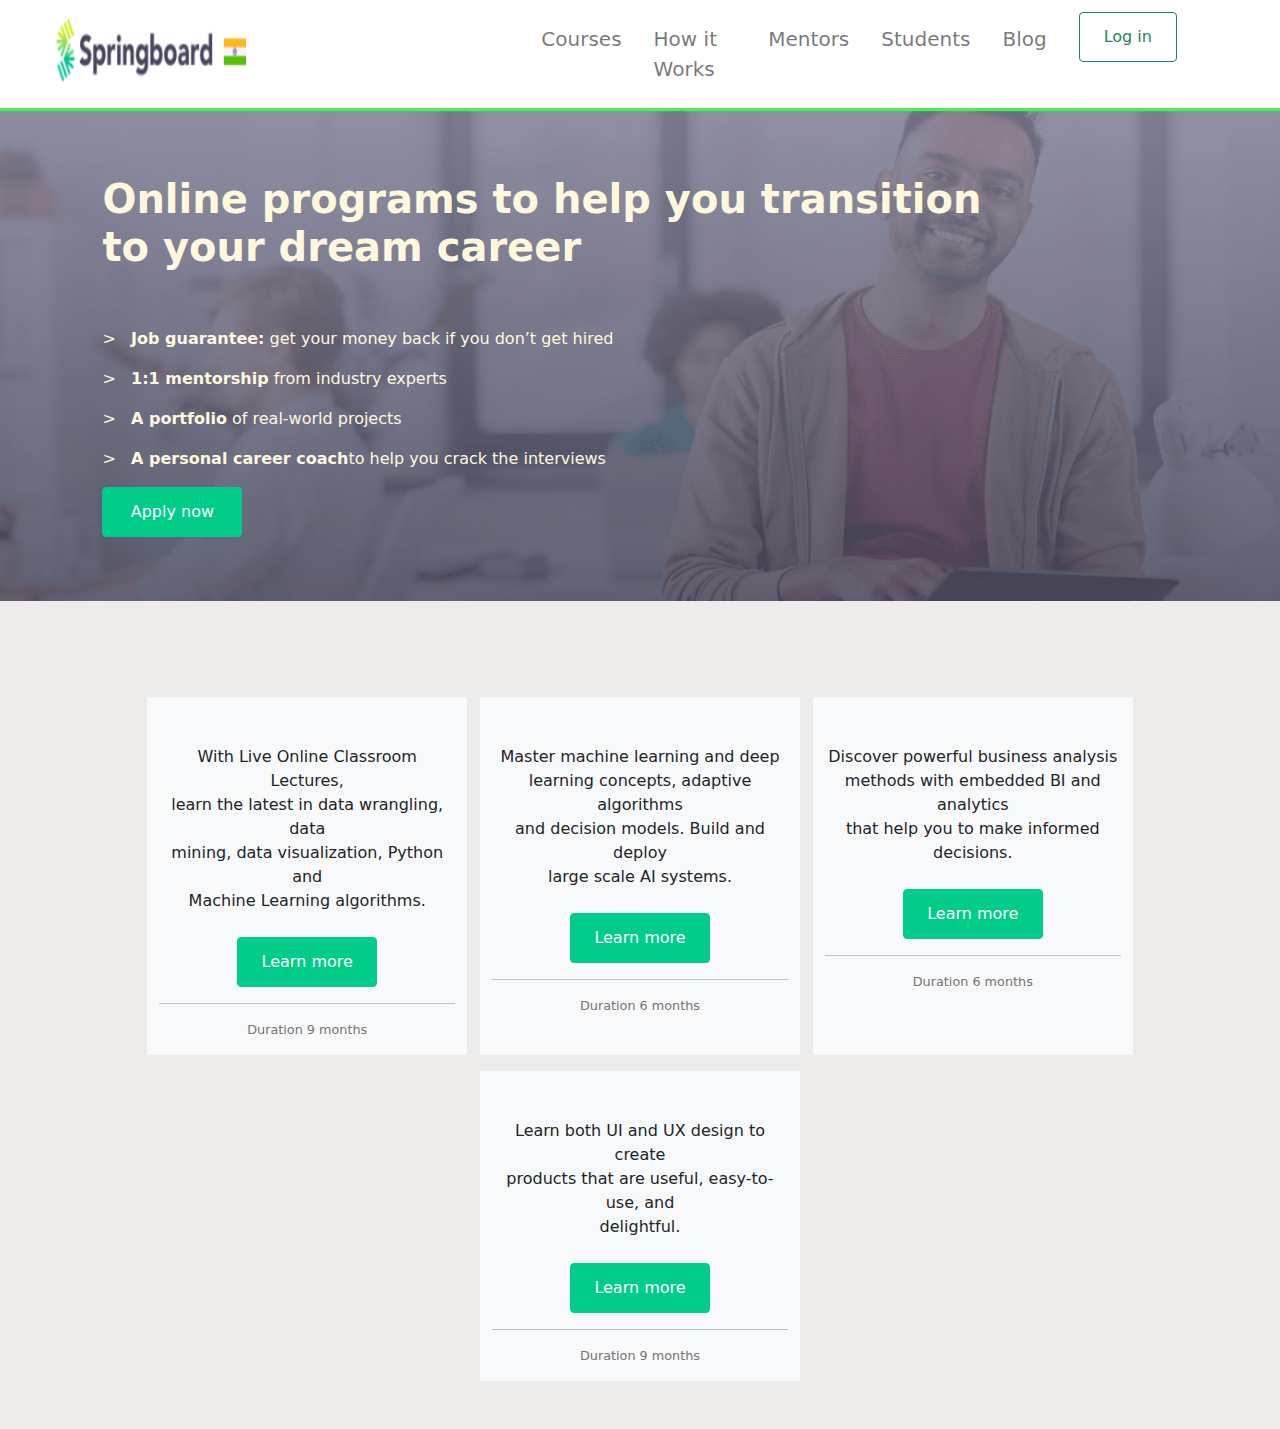
<file: springboard/index.html>
<!DOCTYPE html>
<html lang="en">
<head>
    <title>Spring Board</title>
    <meta charset="UTF-8">
    <meta name="viewport" content="width=device-width, initial-scale=1.0">
    <link rel="stylesheet" href="bootstrap.css">
    <link rel="stylesheet" href="spring.css">
    <script src="https://ajax.googleapis.com/ajax/libs/jquery/3.5.1/jquery.min.js"></script>
    <script src="https://cdnjs.cloudflare.com/ajax/libs/popper.js/1.16.0/umd/popper.min.js"></script>
    <script src="https://maxcdn.bootstrapcdn.com/bootstrap/4.5.2/js/bootstrap.min.js"></script>

    <div class="container-fluid border-down">
        <div class="row pt-lg-2 pb-lg-2">
            <div class="col-lg-5 ps-lg-5" >
                <img class="h-100" style="width: 45%;" src="logo.png" alt="Logo">
            </div>
            <div class="col-lg-5 ps-lg-0">
                <nav class="navbar navbar-expand-lg navbar-light fs-5">
                    <button class="navbar-toggler" type="button" data-toggle="collapse" data-target="#navbarText" aria-controls="navbarText" aria-expanded="false" aria-label="Toggle navigation">
                      <span class="navbar-toggler-icon"></span>
                    </button>

                    <div class="collapse navbar-collapse" id="navbarText">
                      <ul class="navbar-nav mr-auto">
                        <li class="nav-item pe-lg-3">
                          <a class="nav-link" href="#">Courses</a>
                        </li>
                        <li class="nav-item pe-lg-3">
                          <a class="nav-link" href="#">How it Works</a>
                        </li>
                        <li class="nav-item pe-lg-3">
                            <a class="nav-link" href="#">Mentors</a>
                        </li>
                        <li class="nav-item pe-lg-3">
                            <a class="nav-link" href="#">Students</a>
                        </li>
                        <li class="nav-item">
                            <a class="nav-link" href="#">Blog</a>
                        </li>
                      </ul>
                    </div>
                  </nav>
            </div>

            <div class="col-lg-2" >
                <nav class="navbar navbar-light pt-lg-1 pb-lg-0">
                    <form class="form-inline">
                      <button class="btn btn-outline-success ps-lg-4 pe-lg-4" type="button" style="height: 50px;" >Log in</button>
                    </form>
                  </nav>
            </div>

        </div>
    </div>

</head>
<body>
    <div class="container-fluid bg-image text-cream px-lg-6 py-lg-6">
        <!-- <img class="w-100" src="banner.jpg" alt=""> -->
        <h1><b>Online programs to help you transition</br> to your dream career</b></h1><br><br>
        <p>> &nbsp; <b>Job guarantee:</b> get your money back if you don’t get hired</p>
        <p>> &nbsp; <b>1:1 mentorship</b> from industry experts</p>
        <p>> &nbsp; <b>A portfolio</b> of real-world projects</p>
        <p>> &nbsp; <b>A personal career coach</b>to help you crack the interviews</p>
        <button type="button" class="btn btn-aqua fw-normal" style="width: 140px; height: 50px;" >Apply now</button> 
    </div>
    
    <!-- cards starts here -->
    <div class="container-fluid bg-cream text-dark pt-lg-5 pb-lg-5">
      <div class="row justify-content-lg-center pt-lg-5 pb-lg-3">
        <div class="text-lg-center bg-light w-25 pt-lg-5">
        With Live Online Classroom Lectures, <br> learn the latest in data wrangling, data <br> mining, 
        data visualization, Python and <br> Machine Learning algorithms. <br><br>
        <button type="button" class="btn btn-aqua fw-normal" style="width: 140px; height: 50px;" >Learn more</button>
        <hr>
        <p class="fs-lg-7 text-gray" >Duration 9 months</p>
        </div>
        <div class="text-lg-center bg-light w-25 pt-lg-5"" style="margin-left: 1%;"> 
        Master machine learning and deep <br> learning concepts, adaptive algorithms <br> and decision models. 
        Build and deploy <br> large scale AI systems.<br><br>
          <button type="button" class="btn btn-aqua fw-normal" style="width: 140px; height: 50px;" >Learn more</button>
          <hr>
          <p class="fs-lg-7 text-gray" >Duration 6 months</p>
        </div>
        <div class="text-lg-center bg-light w-25 pt-lg-5"" style="margin-left: 1%;"> 
        Discover powerful business analysis <br> methods with embedded BI and analytics <br> that help you to make informed <br> decisions.<br><br>
        <button type="button" class="btn btn-aqua fw-normal" style="width: 140px; height: 50px;" >Learn more</button>
        <hr>
        <p class="fs-lg-7 text-gray" >Duration 6 months</p>
        </div>
      </div>
      <div class="row justify-content-lg-center justify-content-lg-center">
        <div class="col-4 text-lg-center bg-light w-25 pt-lg-5"">  
        Learn both UI and UX design to create <br> products that are useful, easy-to-use, and <br> delightful.<br><br>
        <button type="button" class="btn btn-aqua fw-normal" style="width: 140px; height: 50px;" >Learn more</button>
        <hr>
        <p class="fs-lg-7 text-gray" >Duration 9 months</p>

        </div>

      </div>
      
    </div>


    
</body>
</html>
</file>
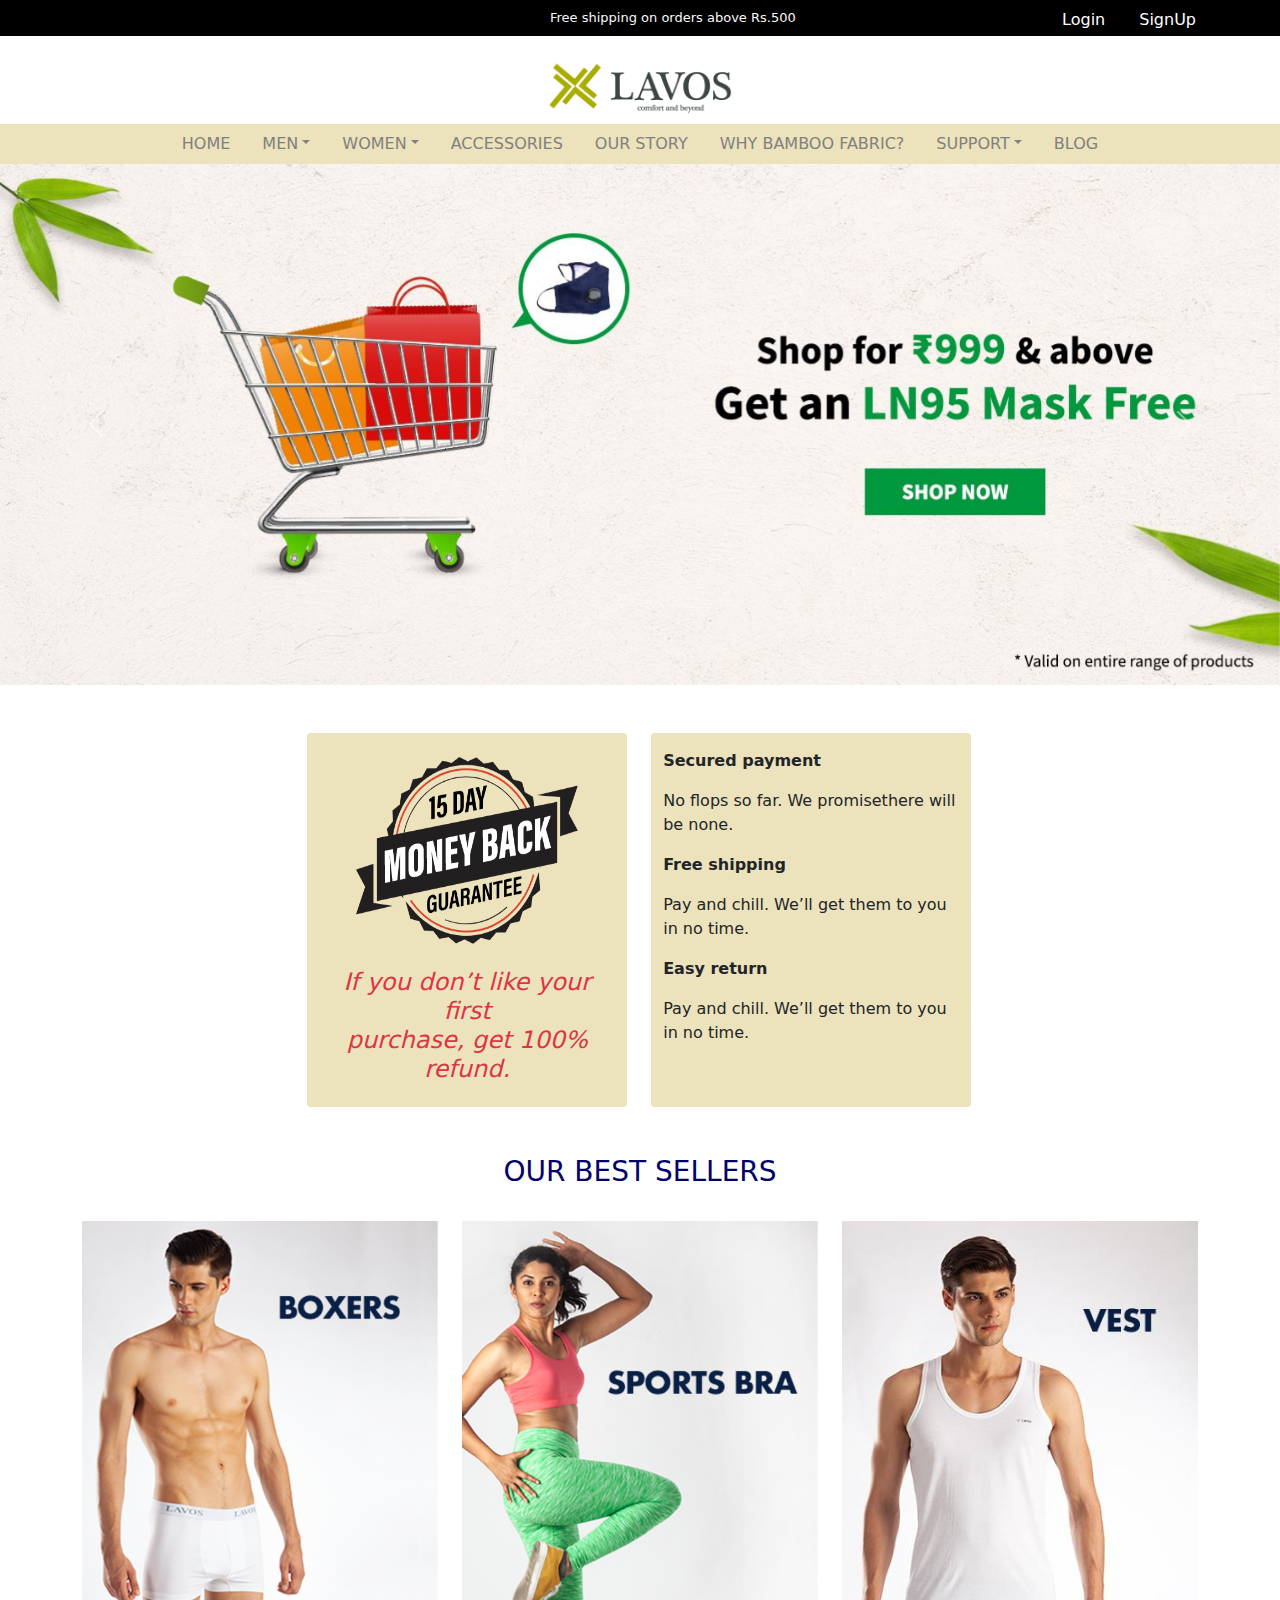
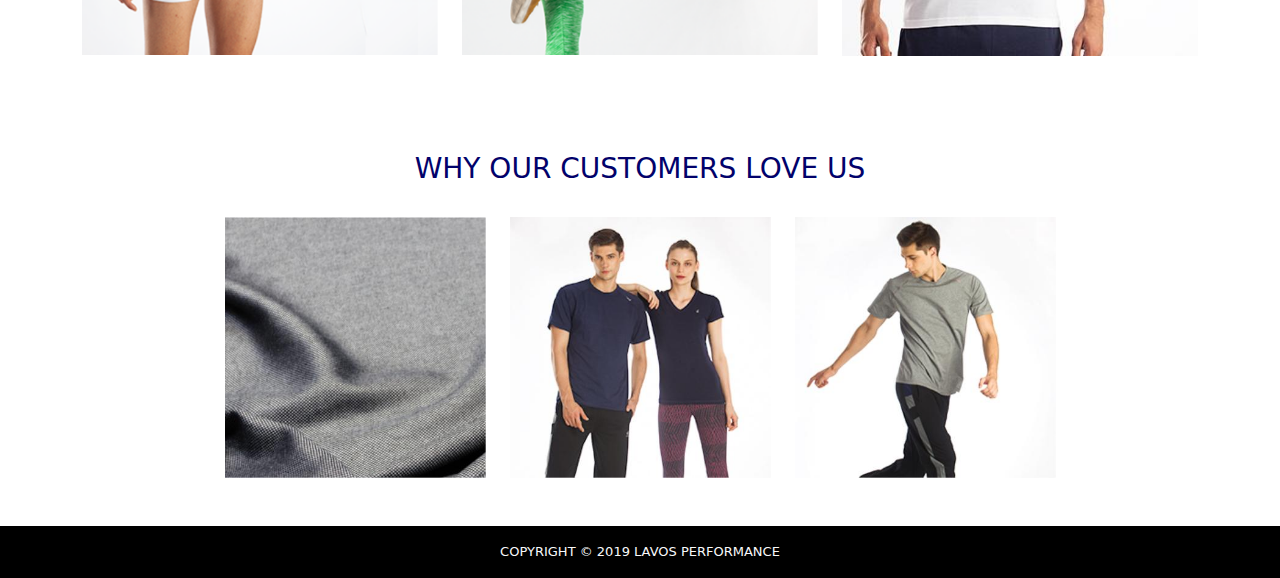
<file: lavos/lavos.html>
<!DOCTYPE html>
<html lang="en">
<head>
    <title>Lavos</title>
    <meta charset="UTF-8">
    <meta name="viewport" content="width=device-width, initial-scale=1.0">
    <link rel="stylesheet" href="bootstrap.css">
    <link rel="stylesheet" href="lavos.css">
    <script src="https://ajax.googleapis.com/ajax/libs/jquery/3.5.1/jquery.min.js"></script>
    <script src="https://cdnjs.cloudflare.com/ajax/libs/popper.js/1.16.0/umd/popper.min.js"></script>
    <script src="https://maxcdn.bootstrapcdn.com/bootstrap/4.5.2/js/bootstrap.min.js"></script>

     <!-- header starts -->
     <div class="container;">
      <!-- <img src="social.png" alt="logo"> -->
      <div class="bg-black text-light fw-light px-lg-10">
          <p class="pt-2 pb-2 fs-7" >Free shipping on orders above Rs.500
              <a class="header-links fs-6" href="#"><b>SignUp</b></a>
              <a class="header-links fs-6" href="#"><b>Login</b></a>       
          </p>
      </div>
    <!-- header ends -->
</head>

<body>
    <!-- site logo -->
        <img src="lavos.png" class="img-fluid image1" alt="Logo">
    
    <!-- navs starts -->
      <div class="container-fluid bg-cream">
          <ul class="nav justify-content-center">
        
              <li class="nav-item">
                <a class="nav-link " href="#">HOME</a>
              </li>

              <li class="nav-item dropdown">
                  <a class="nav-link dropdown-toggle" data-toggle="dropdown" href="#" role="button" aria-haspopup="true" aria-expanded="false">MEN</a>
                  <div class="dropdown-menu">
                    <img src="men.png" alt="Image of a man">
                    <a class="dropdown-item" href="#">Action</a>
                    <a class="dropdown-item" href="#">Another action</a>
                    <a class="dropdown-item" href="#">Something else here</a>
                    <div class="dropdown-divider"></div>
                    <a class="dropdown-item" href="#">Separated link</a>
                  </div>
              </li>
              <li class="nav-item dropdown">
                <a class="nav-link dropdown-toggle" data-toggle="dropdown" href="#" role="button" aria-haspopup="true" aria-expanded="false">WOMEN</a>
                <div class="dropdown-menu">
                  <img src="men.png" alt="Image of a man">
                  <a class="dropdown-item" href="#">Action</a>
                  <a class="dropdown-item" href="#">Another action</a>
                  <a class="dropdown-item" href="#">Something else here</a>
                  <div class="dropdown-divider"></div>
                  <a class="dropdown-item" href="#">Separated link</a>
                </div>
            </li>
              <li class="nav-item">
                <a class="nav-link" href="#">ACCESSORIES</a>
              </li>
              <li class="nav-item">
                <a class="nav-link" href="#">OUR STORY</a>
              </li>
              <li class="nav-item">
                <a class="nav-link" href="#">WHY BAMBOO FABRIC?</a>
              </li>
              <li class="nav-item dropdown">
                <a class="nav-link dropdown-toggle" data-toggle="dropdown" href="#" role="button" aria-haspopup="true" aria-expanded="false">SUPPORT</a>
                <div class="dropdown-menu">
                  <img src="men.png" alt="Image of a man">
                  <a class="dropdown-item" href="#">Action</a>
                  <a class="dropdown-item" href="#">Another action</a>
                  <a class="dropdown-item" href="#">Something else here</a>
                  <div class="dropdown-divider"></div>
                  <a class="dropdown-item" href="#">Separated link</a>
                </div>
            </li>
              <li class="nav-item">
                <a class="nav-link" href="#">BLOG</a>
              </li>
          </ul>
      </div>
        <!-- navs ends -->

        <!-- image carousal starts -->
      <div class="container;">
        <div id="carouselExampleControls" class="carousel slide" data-ride="carousel">
          <div class="carousel-inner">
            <div class="carousel-item active">
              <img class="d-block w-100" src="banner1.jpg" alt="First slide">
            </div>
            <div class="carousel-item">
              <img class="d-block w-100" src="banner2.jpg" alt="Second slide">
            </div>
            <div class="carousel-item">
              <img class="d-block w-100" src="banner3.jpg" alt="Third slide">
            </div>
            <div class="carousel-item">
              <img class="d-block w-100" src="banner4.jpg" alt="Third slide">
            </div>
          </div>
          <a class="carousel-control-prev" href="#carouselExampleControls" role="button" data-slide="prev">
            <span class="carousel-control-prev-icon" aria-hidden="true"></span>
            <span class="sr-only"></span>
          </a>
          <a class="carousel-control-next" href="#carouselExampleControls" role="button" data-slide="next">
            <span class="carousel-control-next-icon" aria-hidden="true"></span>
            <span class="sr-only"></span>
          </a>
        </div>
        <!-- image carousal ends -->

        <!-- cards starts -->
      <div class="container-fluid  mt-5 mb-5  ms-css-1"></i>
        <div class="row">
          <div class="col-md-4 bg-cream me-md-4 rounded text-sm-center w-25">
            <img class="h-50 mt-4 w-75" src="card_1.png">
            <h4 class="mt-4 text-danger mb-5 fst-italic" >If you don’t like your first<br> purchase, get 100% refund.</h4>
          </div>
          <div class="col-md-4  bg-cream rounded w-25"> <!-- rounded has been changed in bs-->
            <p class="mt-3" ><b>Secured payment</b></p>
            <p>No flops so far. We promisethere will be none.</p>
            <p class= ><b>Free shipping</b></p>
            <p>Pay and chill. We’ll get them to you in no time.</p>
            <p class="mt-3" ><b>Easy return</b></p>
            <p>Pay and chill. We’ll get them to you in no time.</p>
          </div>
        </div>
      </div>
        <!-- cards ends -->
      
        <!-- Categories starts -->
        <div class="container  mt-5 mb-5 justify-content-center">
          <h3 class="text-blue text-md-center" >OUR BEST SELLERS</h3>
          <div class="row pt-md-4">
            <div class="col-md-4">
              <img class="w-100" src="boxer_men.png" alt="">
            </div>
            <div class="col-md-4">
              <img class="w-100" src="bra_women.png" alt="">
            </div>
            <div class="col-md-4">
              <img class="w-100" src="vest_men.jpg" alt="">
            </div>
          </div>
        </div>
        <!-- Categories ends -->

        <!-- customer feedback section starts -->
        <div class="container mt-5 mb-5 pt-5">
          <h3 class="text-blue text-md-center" >WHY OUR CUSTOMERS LOVE US</h3>
          <div class="row pt-md-4 justify-content-center">
            <div class="col-md-3">
              <img class="w-100" src="cloth_1.jpg" alt="">
            </div>
            <div class="col-md-3">
              <img class="w-100" src="cloth_2.jpg" alt="">
            </div>
            <div class="col-md-3">
              <img class="w-100" src="cloth_3.jpg" alt="">
            </div>
          </div>
        </div>

      <!-- footer starts -->
      <footer class="bg-black text-light text-sm-center fw-lighter fs-7">
        <div class="pt-3 pb-3" >COPYRIGHT © 2019 LAVOS PERFORMANCE</div>
      </footer>
      <!-- footer ends -->
</body>

</html>
</file>
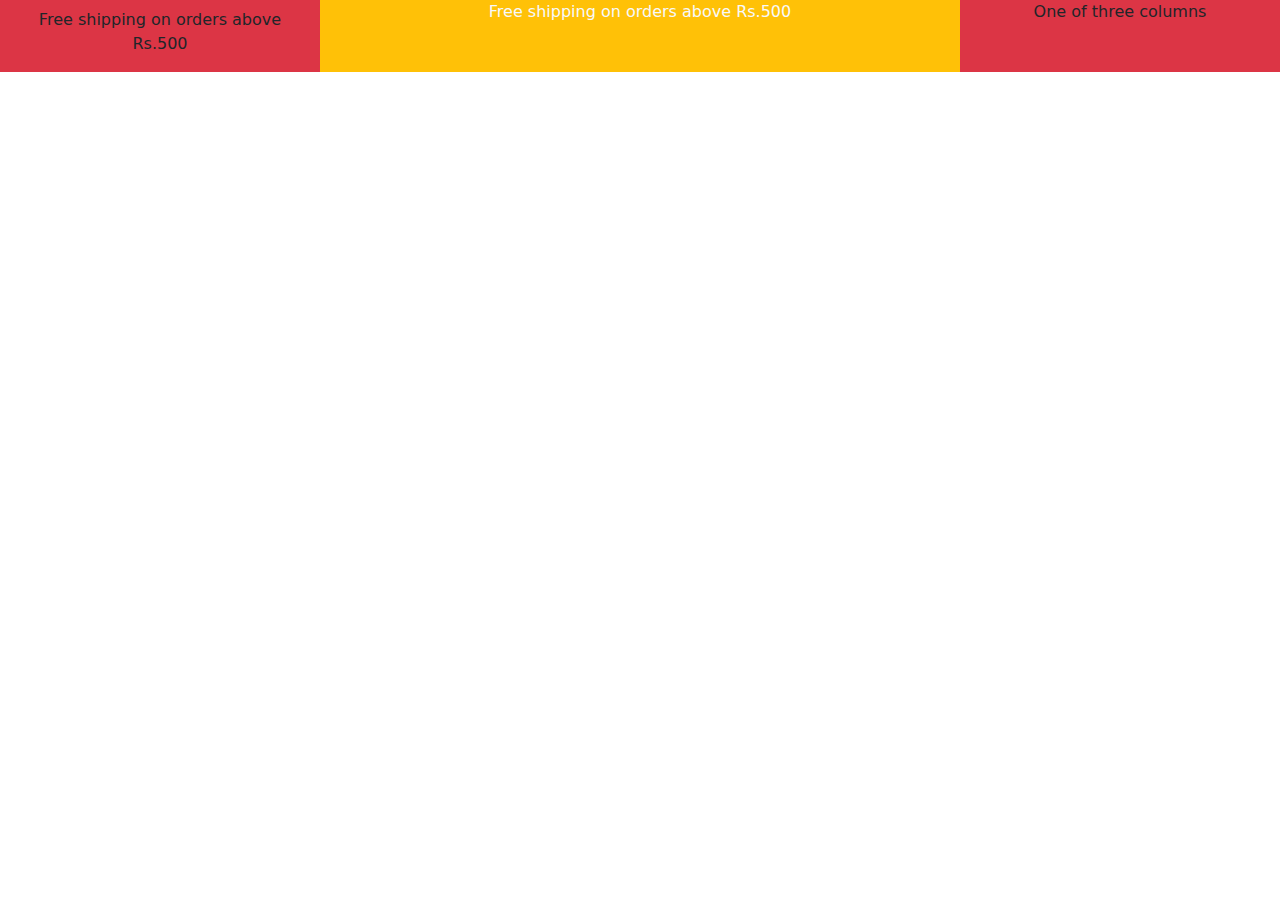
<file: lavos/tester.html>
<!DOCTYPE html>
<html lang="en">
<head>
    <title>Lavos</title>
    <meta charset="UTF-8">
    <meta name="viewport" content="width=device-width, initial-scale=1.0">
    <link rel="stylesheet" href="bootstrap.css">
    <link rel="stylesheet" href="lavos.css">
    <script src="https://ajax.googleapis.com/ajax/libs/jquery/3.5.1/jquery.min.js"></script>
    <script src="https://cdnjs.cloudflare.com/ajax/libs/popper.js/1.16.0/umd/popper.min.js"></script>
    <script src="https://maxcdn.bootstrapcdn.com/bootstrap/4.5.2/js/bootstrap.min.js"></script>
</head>

<div class="container">
    
    
  

</div>


<div class="container-fluid bg-black " style="height: 40px;">
    <div class="row text-center">
      <div class="col-sm-3 bg-danger pt-2" >
        <p>Free shipping on orders above Rs.500</p>
        
      </div>
      <div class="col-sm-6 bg-warning text-light">
        Free shipping on orders above Rs.500
      </div>
      <div class="col-sm-3 bg-danger">
        One of three columns
      </div>
    </div>
  </div>
</file>
<file: springboard/spring.css>
.text-black{
    color: black;
}

.border-down {
    border-bottom: 1px solid #3cf745 !important;
    border-bottom-width: 3px !important;
  }

  .bg-image{
      background-image: url("banner_new.png");
      background-size: 1370px 500px;
      /* background-color: rgba(132, 0, 255, 0.5);
      position: absolute; */
  }

  .text-cream{
      color: cornsilk;
  }

  .bg-cream{
      background-color: rgb(238, 235, 235);
  }

  .px-lg-6{
      padding-left: 8%;
      padding-right: 8px;
  }

  .py-lg-6{
      padding-top: 5%;
      padding-bottom: 5%;
  }

  .btn-aqua {
    color: #fff;
    background-color: rgb(2, 204, 137);
    border-color: rgb(2, 204, 137);
    
  }
  .btn-aqua:hover {
    color: #fff;
    background-color: rgb(1, 179, 119);
    border-color: rgb(1, 179, 119);
  }

 .fs-lg-7{
     font-size: 80%;
 }

 .text-gray{
     color: rgb(117, 116, 116);
 }
</file>
<file: lavos/lavos.css>
.header-links{
    color: white;
    text-decoration: none;
    font-weight: lighter;
    float:right;
    margin-right: 5%;
}

.image1{
    display: block;
    margin-left: auto;
    margin-right: auto;
    width: 15%
}

.text-gray{
    color: gray;
}

.text-blue{
    color: rgb(2, 2, 107)
}

a{
color: gray;
}

.bg-black{
    background-color: black;
}

.bg-cream{
background-color: rgb(236, 226, 187);

}
.ms-css-1{
    margin-left: 24% 
}

.fs-7{
    font-size: small;
}

.px-lg-10{
    padding-left:550px;
    padding-right:50px;
}
</file>
